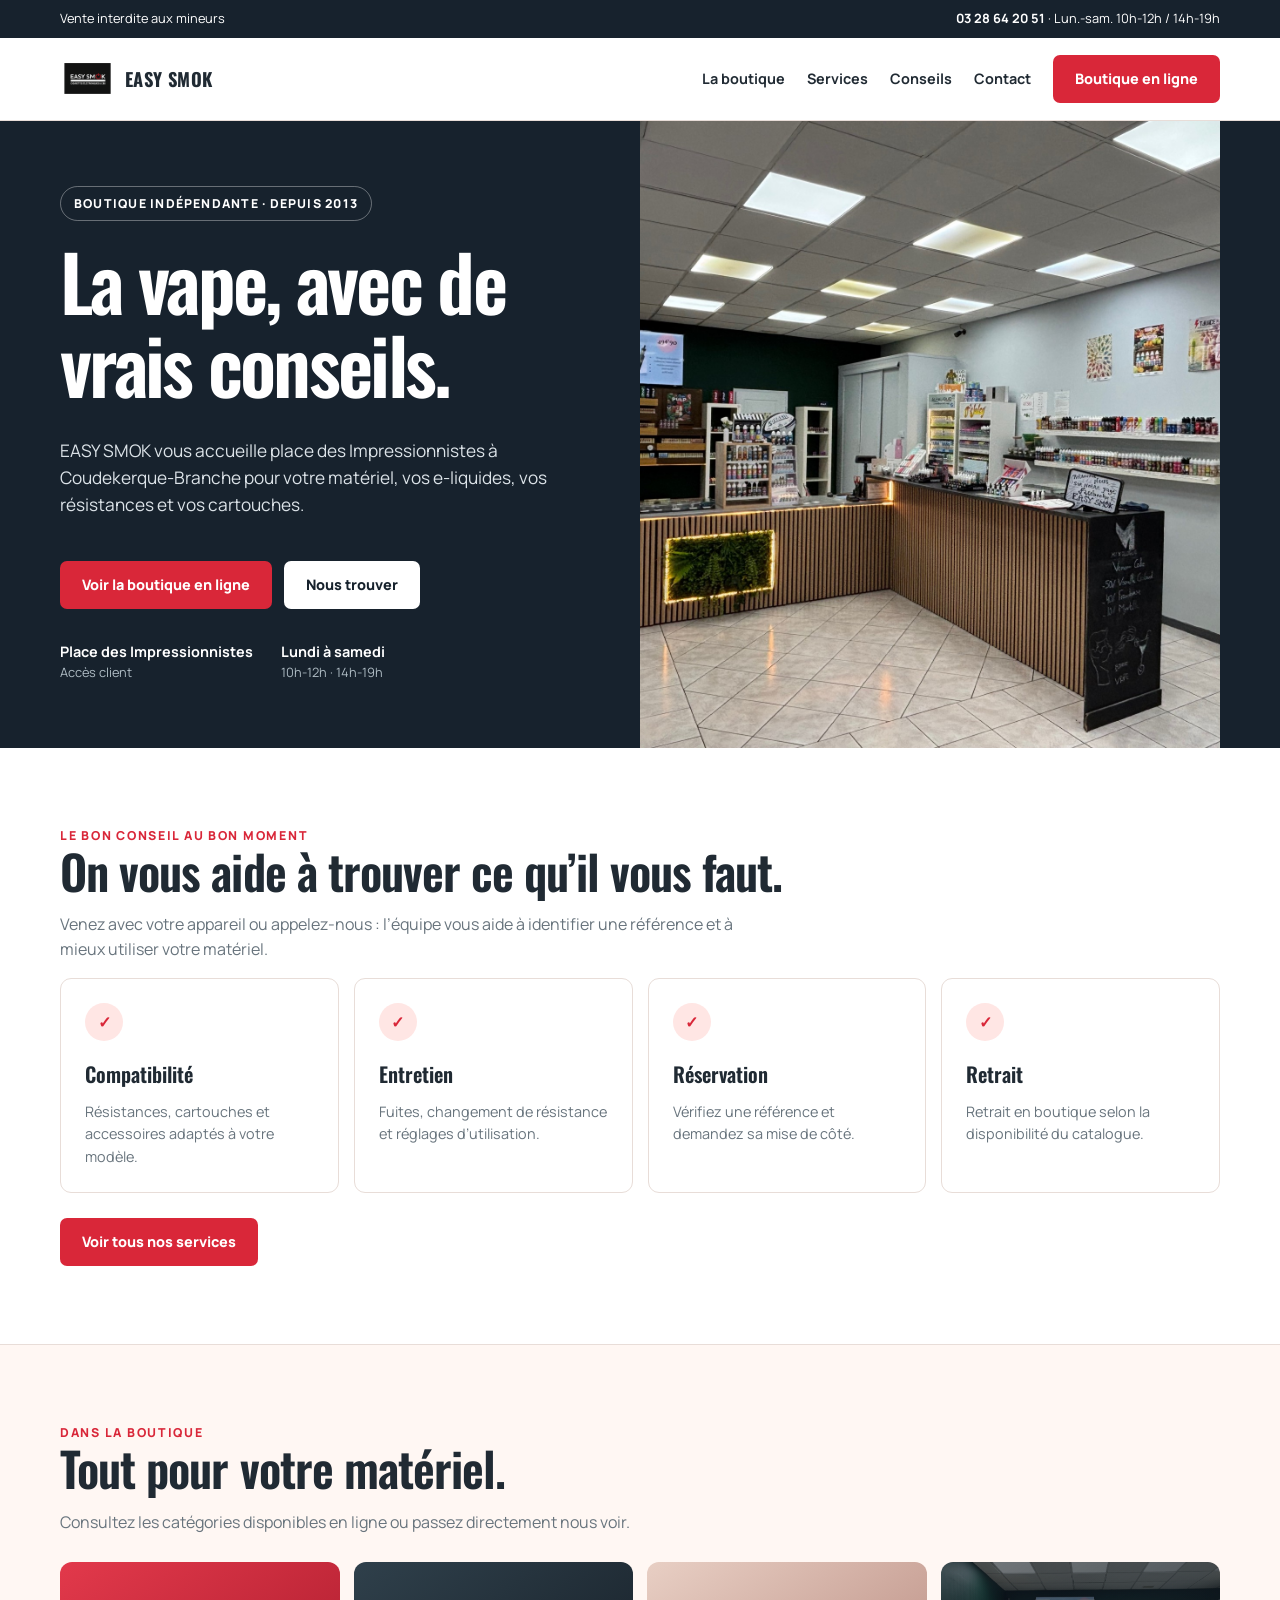
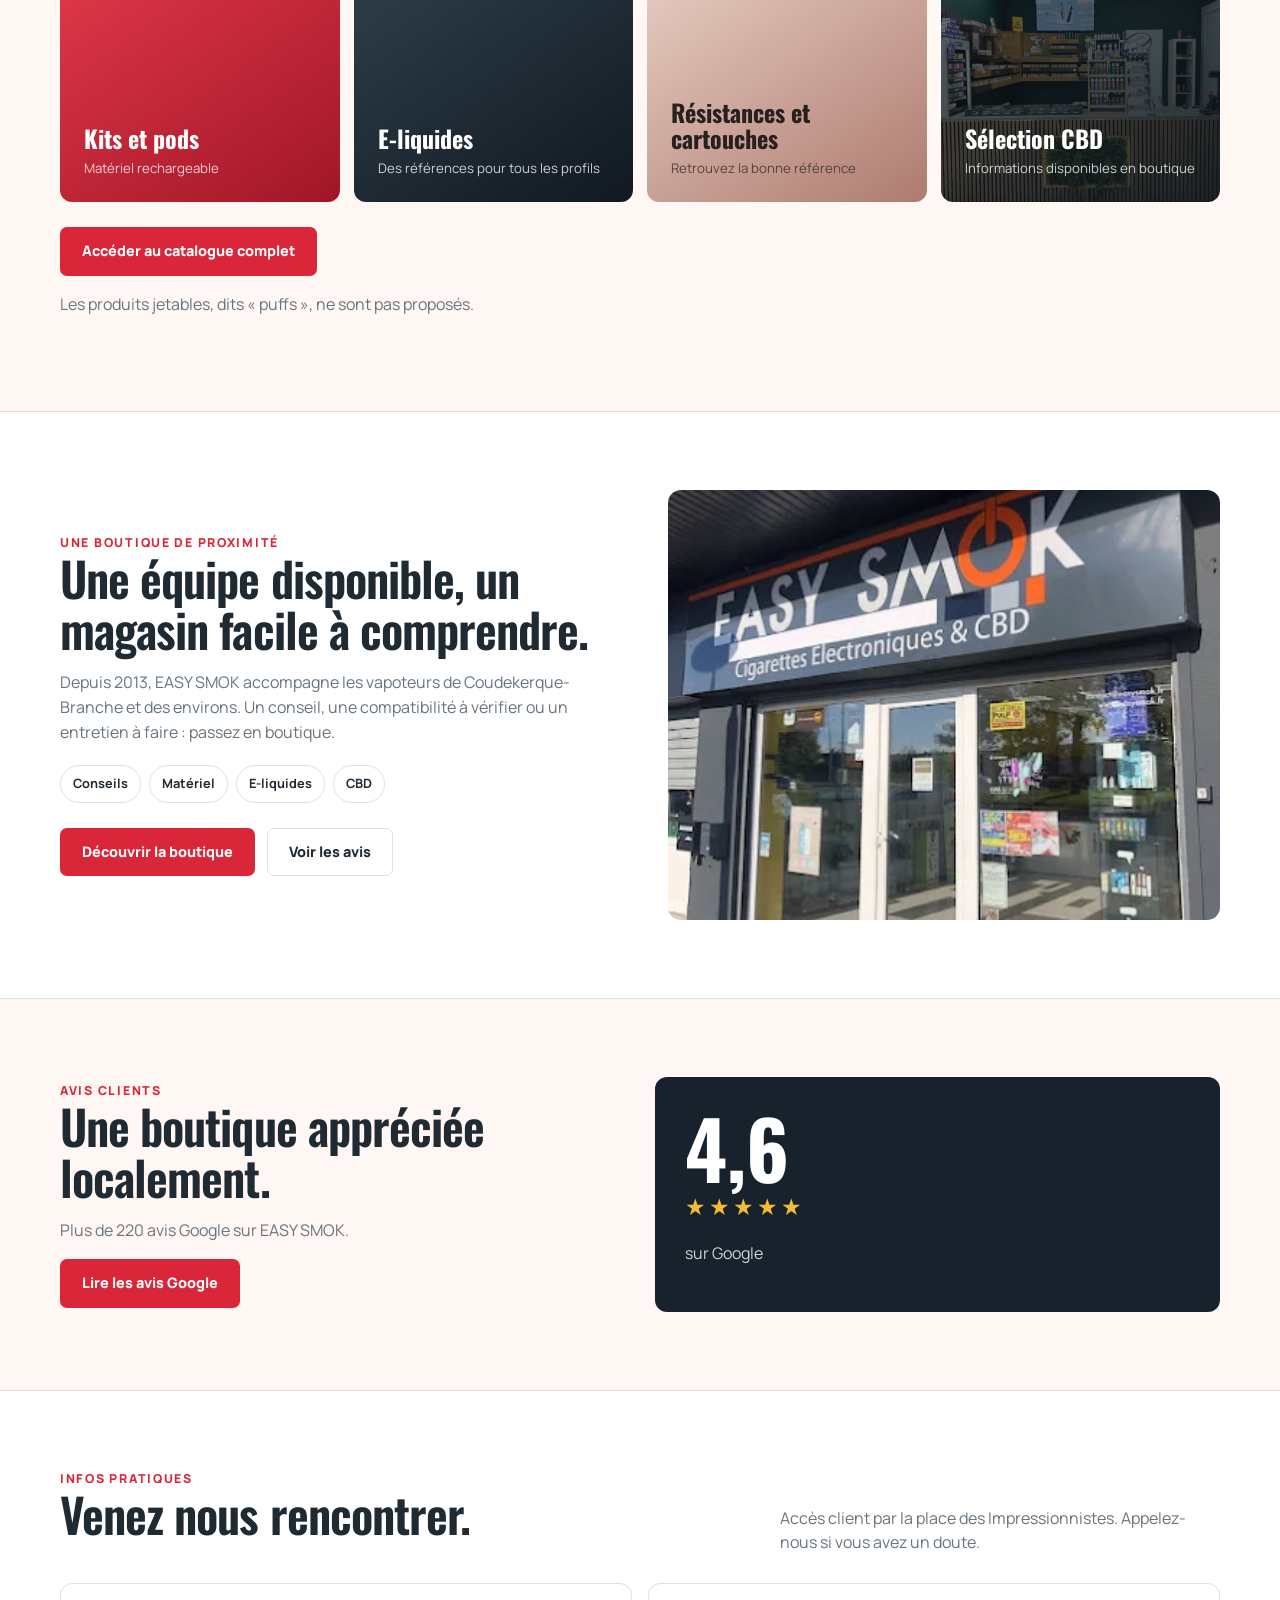
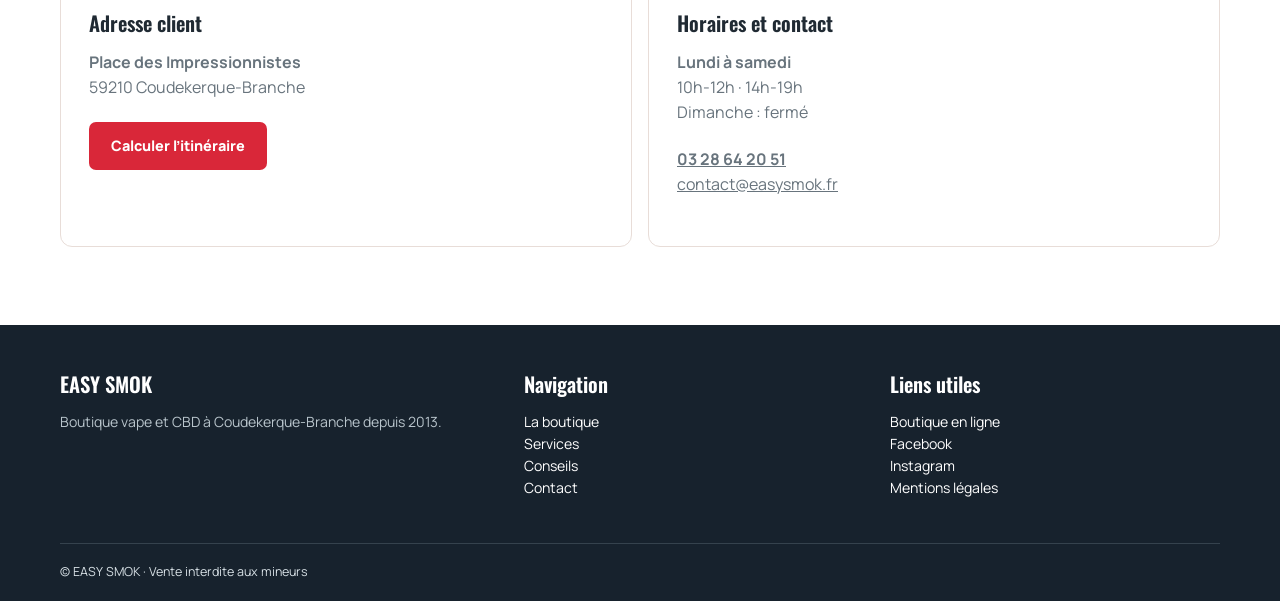
<file: index.html>
<!doctype html><html lang="fr"><head><meta charset="utf-8"><meta name="viewport" content="width=device-width, initial-scale=1"><title>EASY SMOK | Vape et CBD à Coudekerque-Branche</title><meta name="description" content="EASY SMOK, votre boutique vape et CBD à Coudekerque-Branche depuis 2013. Matériel, e-liquides, résistances, cartouches, accessoires et conseils."><link rel="canonical" href="https://www.easysmok.fr/"><link rel="stylesheet" href="/assets/site.css"><link rel="icon" href="/assets/logo_easy_smok_apple_1024_transparent.png"><meta property="og:title" content="EASY SMOK | Vape et CBD à Coudekerque-Branche"><meta property="og:description" content="Votre boutique vape place des Impressionnistes."><meta property="og:image" content="https://www.easysmok.fr/assets/photos/facade-easy-smok.jpg"><meta property="og:url" content="https://www.easysmok.fr/"><script type="application/ld+json">{"@context":"https://schema.org","@type":"Store","name":"EASY SMOK","telephone":"+33328642051","url":"https://www.easysmok.fr/","image":"https://www.easysmok.fr/assets/photos/facade-easy-smok.jpg","address":{"@type":"PostalAddress","streetAddress":"Place des Impressionnistes","addressLocality":"Coudekerque-Branche","postalCode":"59210","addressCountry":"FR"},"openingHours":["Mo-Sa 10:00-12:00","Mo-Sa 14:00-19:00"]}</script></head><body><div class="notice-bar"><div class="container"><span>Vente interdite aux mineurs</span><span><a href="tel:+33328642051">03 28 64 20 51</a> · Lun.-sam. 10h-12h / 14h-19h</span></div></div><header class="header"><div class="container navigation"><a class="brand" href="/"><img src="/assets/logo_easy_smok_apple_1024_transparent.png" alt="Logo EASY SMOK"><span class="brand-name">EASY SMOK</span></a><nav class="nav-links"><a href="/boutique.html">La boutique</a><a href="/services.html">Services</a><a href="/conseils.html">Conseils</a><a href="/contact.html">Contact</a><a class="button button-red" href="https://easysmok.eproshopping.fr/" target="_blank" rel="noopener">Boutique en ligne</a></nav><a class="button button-outline mobile-button" href="tel:+33328642051">Appeler</a></div></header><main><section class="hero"><div class="container hero-grid"><div class="hero-content"><span class="label">Boutique indépendante · Depuis 2013</span><h1>La vape, avec de vrais conseils.</h1><p>EASY SMOK vous accueille place des Impressionnistes à Coudekerque-Branche pour votre matériel, vos e-liquides, vos résistances et vos cartouches.</p><div class="button-row"><a class="button button-red" href="https://easysmok.eproshopping.fr/" target="_blank" rel="noopener">Voir la boutique en ligne</a><a class="button button-light" href="https://www.google.com/maps/search/?api=1&query=EASY%20SMOK%20Place%20des%20Impressionnistes%2059210%20Coudekerque-Branche" target="_blank" rel="noopener">Nous trouver</a></div><div class="hero-details"><div><strong>Place des Impressionnistes</strong><span>Accès client</span></div><div><strong>Lundi à samedi</strong><span>10h-12h · 14h-19h</span></div></div></div><div class="hero-image"><img src="/assets/photos/interieur-large-easy-smok.jpg" alt="Vue large de l’intérieur de la boutique EASY SMOK à Coudekerque-Branche"></div></div></section><section class="section"><div class="container"><div class="kicker">Le bon conseil au bon moment</div><h2>On vous aide à trouver ce qu’il vous faut.</h2><p class="section-lead">Venez avec votre appareil ou appelez-nous : l’équipe vous aide à identifier une référence et à mieux utiliser votre matériel.</p><div class="service-grid"><article class="service"><div class="service-icon">✓</div><h3>Compatibilité</h3><p>Résistances, cartouches et accessoires adaptés à votre modèle.</p></article><article class="service"><div class="service-icon">✓</div><h3>Entretien</h3><p>Fuites, changement de résistance et réglages d’utilisation.</p></article><article class="service"><div class="service-icon">✓</div><h3>Réservation</h3><p>Vérifiez une référence et demandez sa mise de côté.</p></article><article class="service"><div class="service-icon">✓</div><h3>Retrait</h3><p>Retrait en boutique selon la disponibilité du catalogue.</p></article></div><div class="button-row"><a class="button button-red" href="/services.html">Voir tous nos services</a></div></div></section><section class="section section-cream"><div class="container"><div class="kicker">Dans la boutique</div><h2>Tout pour votre matériel.</h2><p class="section-lead">Consultez les catégories disponibles en ligne ou passez directement nous voir.</p><div class="shop-grid"><a class="shop-card red" href="https://easysmok.eproshopping.fr/catalogue/226014-kit" target="_blank" rel="noopener"><strong>Kits et pods</strong><span>Matériel rechargeable</span></a><a class="shop-card dark" href="https://easysmok.eproshopping.fr/catalogue/225247-pulp" target="_blank" rel="noopener"><strong>E-liquides</strong><span>Des références pour tous les profils</span></a><a class="shop-card sand" href="https://easysmok.eproshopping.fr/catalogue/268162-RESISTENCES" target="_blank" rel="noopener"><strong>Résistances et cartouches</strong><span>Retrouvez la bonne référence</span></a><a class="shop-card photo" href="https://easysmok.eproshopping.fr/" target="_blank" rel="noopener"><strong>Sélection CBD</strong><span>Informations disponibles en boutique</span></a></div><div class="button-row"><a class="button button-red" href="https://easysmok.eproshopping.fr/" target="_blank" rel="noopener">Accéder au catalogue complet</a></div><p>Les produits jetables, dits « puffs », ne sont pas proposés.</p></div></section><section class="section"><div class="container photo-split"><div><div class="kicker">Une boutique de proximité</div><h2>Une équipe disponible, un magasin facile à comprendre.</h2><p>Depuis 2013, EASY SMOK accompagne les vapoteurs de Coudekerque-Branche et des environs. Un conseil, une compatibilité à vérifier ou un entretien à faire : passez en boutique.</p><div class="pill-list"><span class="pill">Conseils</span><span class="pill">Matériel</span><span class="pill">E-liquides</span><span class="pill">CBD</span></div><div class="button-row"><a class="button button-red" href="/boutique.html">Découvrir la boutique</a><a class="button button-outline" href="https://share.google/ud11v9rca5r6Lkgyx" target="_blank" rel="noopener">Voir les avis</a></div></div><img src="/assets/photos/vue-interieure-2.webp" alt="Intérieur de la boutique EASY SMOK"></div></section><section class="section section-cream"><div class="container rating"><div><div class="kicker">Avis clients</div><h2>Une boutique appréciée localement.</h2><p>Plus de 220 avis Google sur EASY SMOK.</p><a class="button button-red" href="https://share.google/ud11v9rca5r6Lkgyx" target="_blank" rel="noopener">Lire les avis Google</a></div><div class="rating-box"><strong>4,6</strong><div class="stars">★★★★★</div><p>sur Google</p></div></div></section><section class="section"><div class="container"><div class="section-heading"><div><div class="kicker">Infos pratiques</div><h2>Venez nous rencontrer.</h2></div><p>Accès client par la place des Impressionnistes. Appelez-nous si vous avez un doute.</p></div><div class="contact-grid"><div class="contact-card"><h3>Adresse client</h3><p><strong>Place des Impressionnistes</strong><br>59210 Coudekerque-Branche</p><a class="button button-red" href="https://www.google.com/maps/search/?api=1&query=EASY%20SMOK%20Place%20des%20Impressionnistes%2059210%20Coudekerque-Branche" target="_blank" rel="noopener">Calculer l’itinéraire</a></div><div class="contact-card"><h3>Horaires et contact</h3><p><strong>Lundi à samedi</strong><br>10h-12h · 14h-19h<br>Dimanche : fermé</p><p><a href="tel:+33328642051"><strong>03 28 64 20 51</strong></a><br><a href="mailto:contact@easysmok.fr">contact@easysmok.fr</a></p></div></div></div></section></main><footer class="footer"><div class="container footer-grid"><div><h3>EASY SMOK</h3><p>Boutique vape et CBD à Coudekerque-Branche depuis 2013.</p></div><div><h3>Navigation</h3><p><a href="/boutique.html">La boutique</a><br><a href="/services.html">Services</a><br><a href="/conseils.html">Conseils</a><br><a href="/contact.html">Contact</a></p></div><div><h3>Liens utiles</h3><p><a href="https://easysmok.eproshopping.fr/" target="_blank" rel="noopener">Boutique en ligne</a><br><a href="https://www.facebook.com/easysmok/" target="_blank" rel="noopener">Facebook</a><br><a href="https://www.instagram.com/easy_smok/" target="_blank" rel="noopener">Instagram</a><br><a href="/mentions-legales.html">Mentions légales</a></p></div></div><div class="container footer-bottom">© EASY SMOK · Vente interdite aux mineurs</div></footer></body></html>
</file>
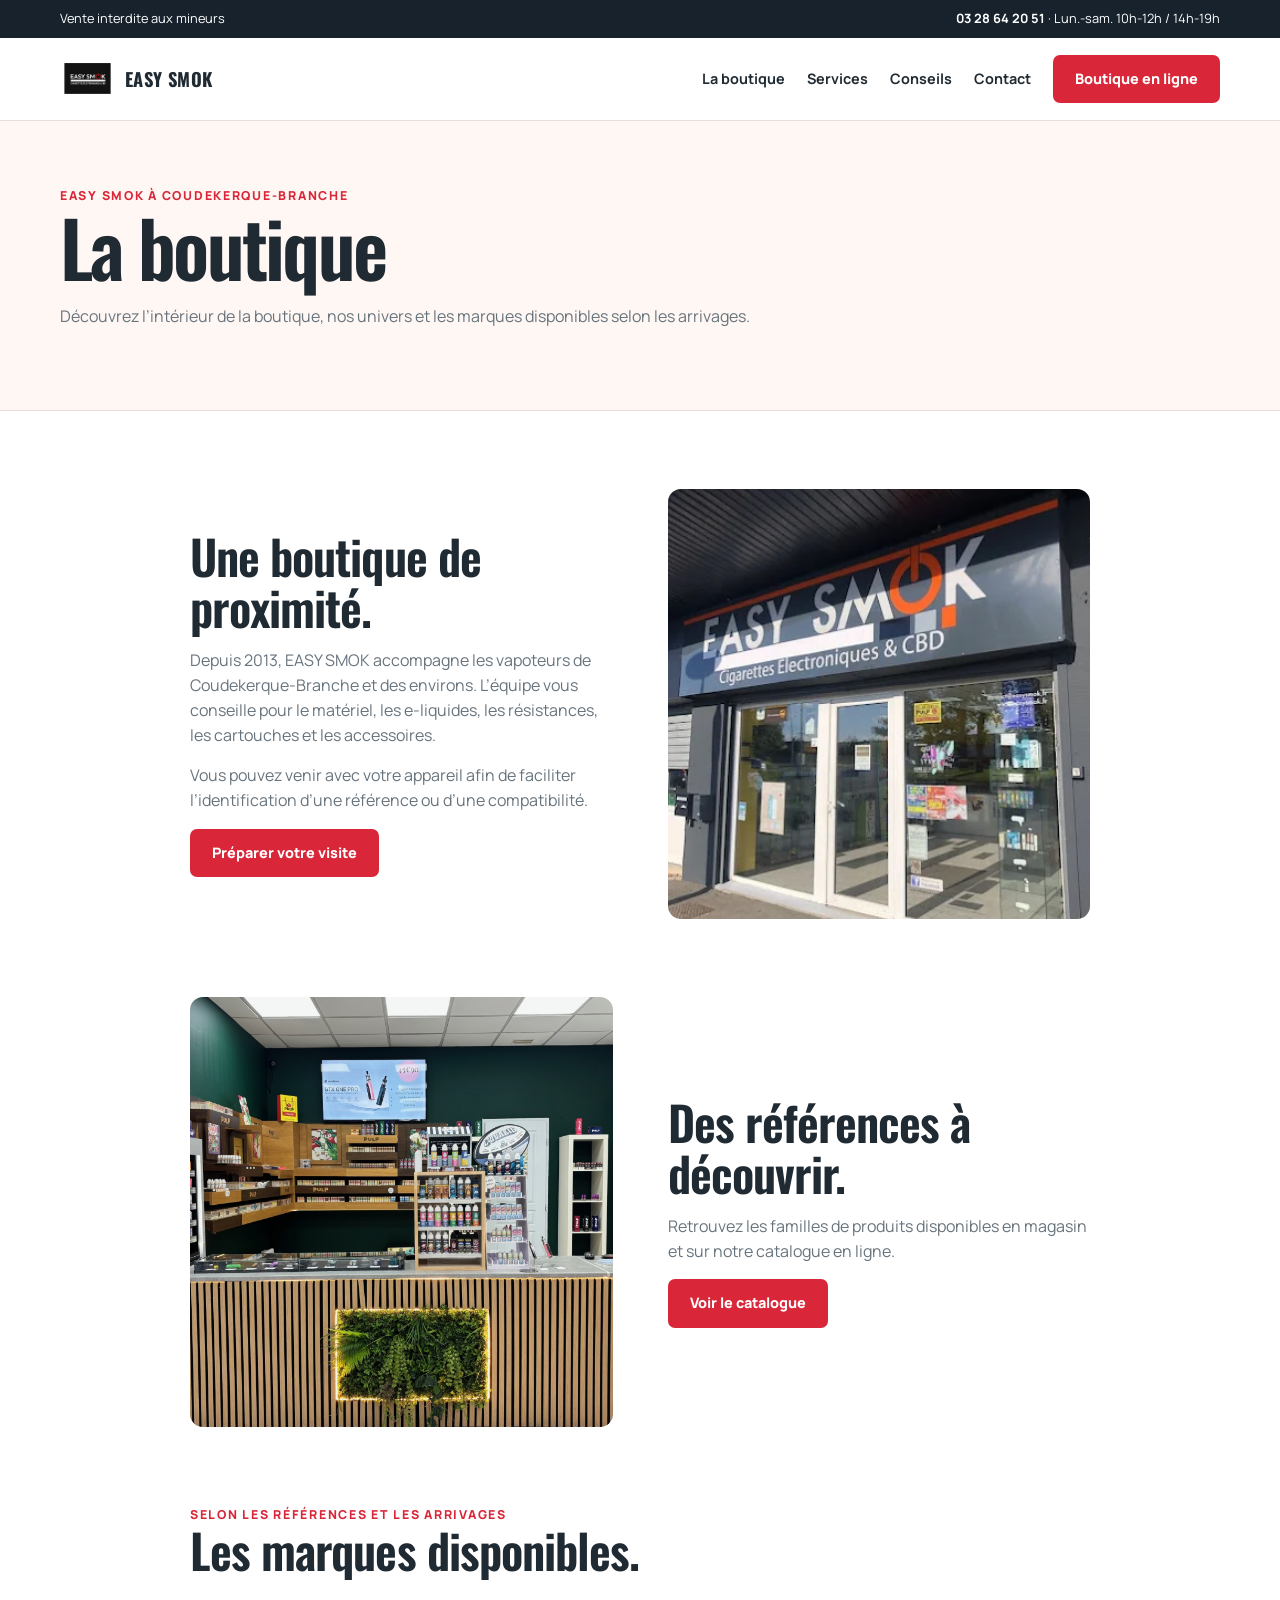
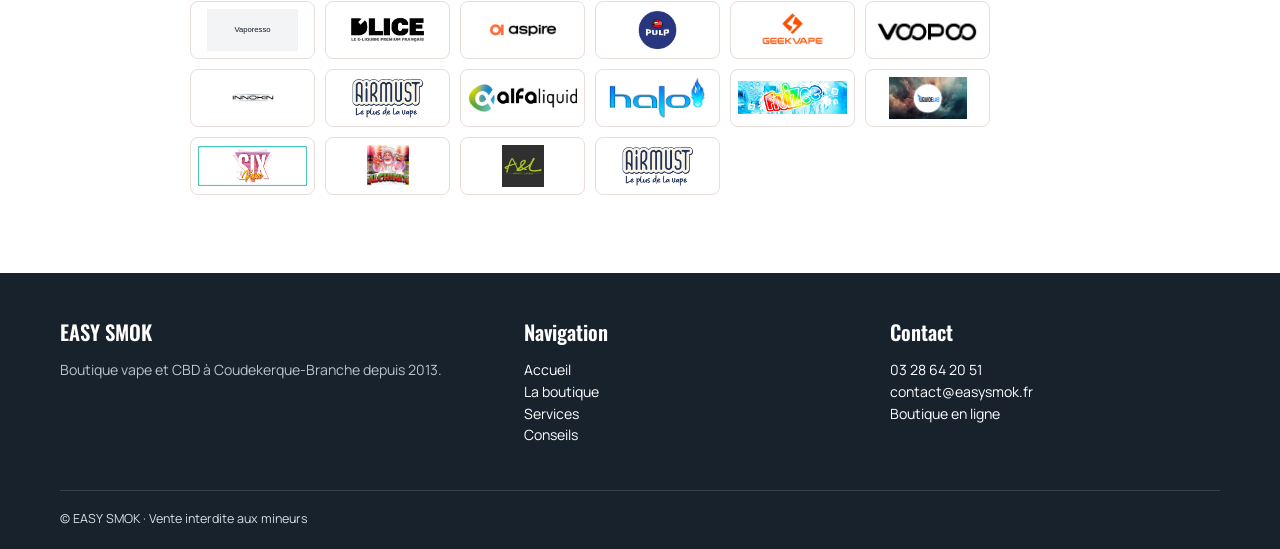
<file: boutique.html>
<!doctype html><html lang="fr"><head><meta charset="utf-8"><meta name="viewport" content="width=device-width, initial-scale=1"><title>La boutique | EASY SMOK</title><meta name="description" content="Découvrez l’intérieur de la boutique, nos univers et les marques disponibles selon les arrivages."><link rel="stylesheet" href="/assets/site.css"><link rel="icon" href="/assets/logo_easy_smok_apple_1024_transparent.png"></head><body><div class="notice-bar"><div class="container"><span>Vente interdite aux mineurs</span><span><a href="tel:+33328642051">03 28 64 20 51</a> · Lun.-sam. 10h-12h / 14h-19h</span></div></div><header class="header"><div class="container navigation"><a class="brand" href="/"><img src="/assets/logo_easy_smok_apple_1024_transparent.png" alt="Logo EASY SMOK"><span class="brand-name">EASY SMOK</span></a><nav class="nav-links"><a href="/boutique.html">La boutique</a><a href="/services.html">Services</a><a href="/conseils.html">Conseils</a><a href="/contact.html">Contact</a><a class="button button-red" href="https://easysmok.eproshopping.fr/" target="_blank" rel="noopener">Boutique en ligne</a></nav><a class="button button-outline mobile-button" href="tel:+33328642051">Appeler</a></div></header><main><section class="page-hero"><div class="container"><div class="kicker">EASY SMOK à Coudekerque-Branche</div><h1>La boutique</h1><p class="section-lead">Découvrez l’intérieur de la boutique, nos univers et les marques disponibles selon les arrivages.</p></div></section><section class="section"><div class="container page-content"><div class="photo-split"><div><h2>Une boutique de proximité.</h2><p>Depuis 2013, EASY SMOK accompagne les vapoteurs de Coudekerque-Branche et des environs. L’équipe vous conseille pour le matériel, les e-liquides, les résistances, les cartouches et les accessoires.</p><p>Vous pouvez venir avec votre appareil afin de faciliter l’identification d’une référence ou d’une compatibilité.</p><a class="button button-red" href="/contact.html">Préparer votre visite</a></div><img src="/assets/photos/vue-interieure-2.webp" alt="Intérieur de la boutique EASY SMOK"></div><div class="section"><div class="photo-split"><img src="/assets/photos/rayon-e-liquides.jpg" alt="Rayon de e-liquides dans la boutique EASY SMOK"><div><h2>Des références à découvrir.</h2><p>Retrouvez les familles de produits disponibles en magasin et sur notre catalogue en ligne.</p><a class="button button-red" href="https://easysmok.eproshopping.fr/" target="_blank" rel="noopener">Voir le catalogue</a></div></div></div><div><div class="kicker">Selon les références et les arrivages</div><h2>Les marques disponibles.</h2><div class="brand-list"><img src="/assets/brands/vaporesso.svg" alt="Vaporesso"><img src="/assets/brands-official/voopoo.jpg" alt="Voopoo"><img src="/assets/brands-official/geekvape.jpg" alt="GeekVape"><img src="/assets/brands-official/innokin.jpg" alt="Innokin"><img src="/assets/brands-official/aspire.webp" alt="Aspire"><img src="/assets/brands-official/dlice.png" alt="Dlice"><img src="/assets/brands-official/pulp.webp" alt="Pulp"><img src="/assets/brands-official/alfaliquid.png" alt="Alfaliquid"><img src="/assets/brands-official/airmust.png" alt="Airmust"><img src="/assets/brands-official/halo.jpg" alt="Halo"><img src="/assets/brands-official/fruizee.jpg" alt="Fruizee"><img src="/assets/brands-official/liquidlab.webp" alt="LiquidLab"><img src="/assets/brands-official/six.jpg" alt="SIX"><img src="/assets/brands-official/alchimix.gif" alt="Alchimix"><img src="/assets/brands-official/arome-et-liquide.webp" alt="Arômes et Liquides"><img src="/assets/brands-official/vape-of-legends.png" alt="Vape or Legends"></div></div></div></section></main><footer class="footer"><div class="container footer-grid"><div><h3>EASY SMOK</h3><p>Boutique vape et CBD à Coudekerque-Branche depuis 2013.</p></div><div><h3>Navigation</h3><p><a href="/">Accueil</a><br><a href="/boutique.html">La boutique</a><br><a href="/services.html">Services</a><br><a href="/conseils.html">Conseils</a></p></div><div><h3>Contact</h3><p><a href="tel:+33328642051">03 28 64 20 51</a><br><a href="mailto:contact@easysmok.fr">contact@easysmok.fr</a><br><a href="https://easysmok.eproshopping.fr/" target="_blank" rel="noopener">Boutique en ligne</a></p></div></div><div class="container footer-bottom">© EASY SMOK · Vente interdite aux mineurs</div></footer></body></html>
</file>
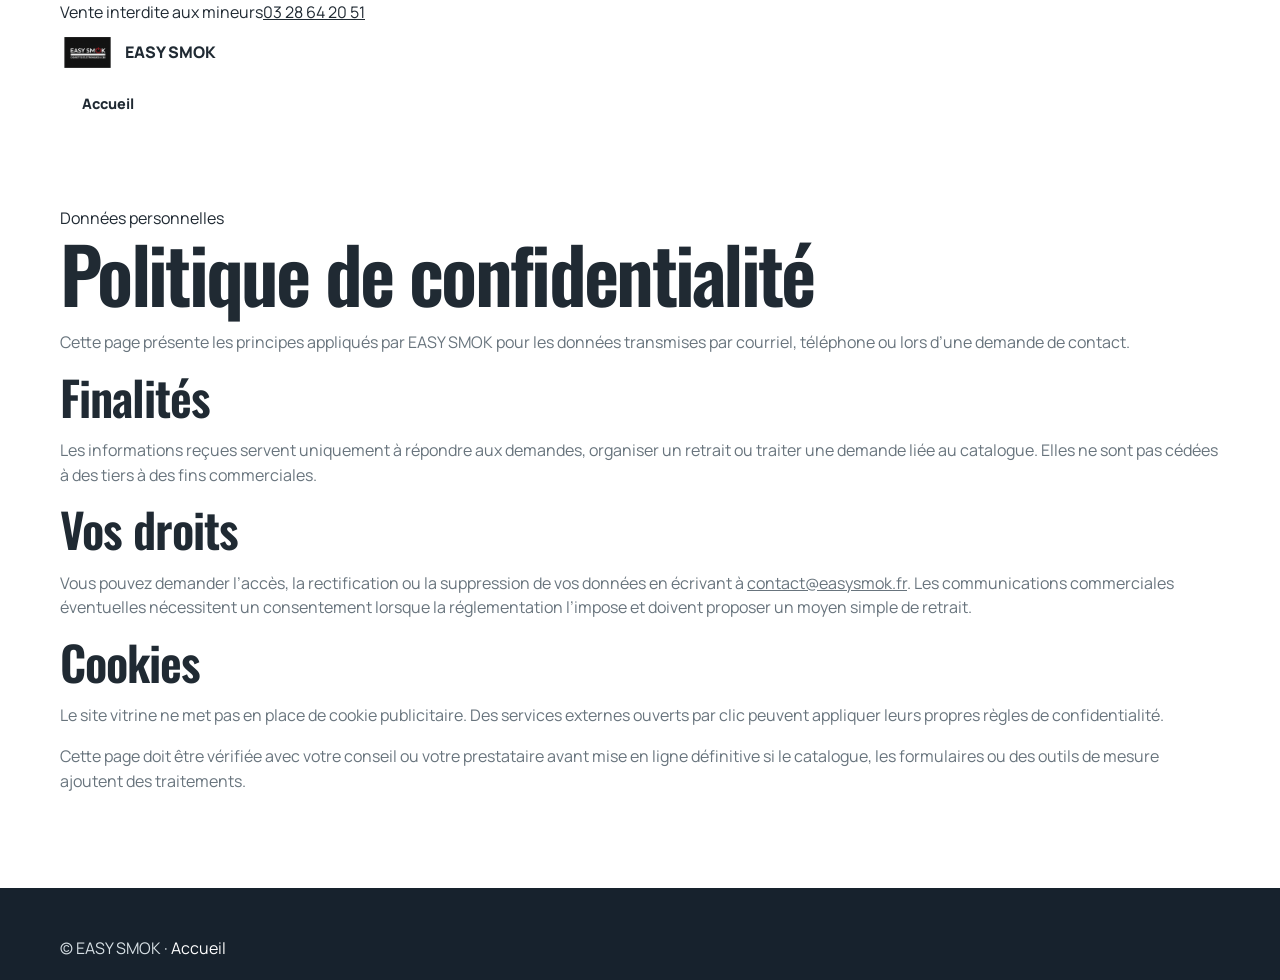
<file: confidentialite.html>
<!doctype html><html lang="fr"><head><meta charset="utf-8"><meta name="viewport" content="width=device-width, initial-scale=1"><title>Confidentialité | EASY SMOK</title><meta name="robots" content="index,follow"><link rel="stylesheet" href="/assets/site.css"></head><body><div class="topbar"><div class="container"><span>Vente interdite aux mineurs</span><span><a href="tel:+33328642051">03 28 64 20 51</a></span></div></div><header class="site-header"><div class="container nav"><a class="brand" href="/"><img src="/assets/logo_easy_smok_apple_1024_transparent.png" alt="Logo EASY SMOK"><span>EASY SMOK</span></a><a class="button secondary" href="/">Accueil</a></div></header><main class="container section"><div class="eyebrow">Données personnelles</div><h1>Politique de confidentialité</h1><div class="card"><p>Cette page présente les principes appliqués par EASY SMOK pour les données transmises par courriel, téléphone ou lors d’une demande de contact.</p><h2>Finalités</h2><p>Les informations reçues servent uniquement à répondre aux demandes, organiser un retrait ou traiter une demande liée au catalogue. Elles ne sont pas cédées à des tiers à des fins commerciales.</p><h2>Vos droits</h2><p>Vous pouvez demander l’accès, la rectification ou la suppression de vos données en écrivant à <a href="mailto:contact@easysmok.fr">contact@easysmok.fr</a>. Les communications commerciales éventuelles nécessitent un consentement lorsque la réglementation l’impose et doivent proposer un moyen simple de retrait.</p><h2>Cookies</h2><p>Le site vitrine ne met pas en place de cookie publicitaire. Des services externes ouverts par clic peuvent appliquer leurs propres règles de confidentialité.</p><p class="notice">Cette page doit être vérifiée avec votre conseil ou votre prestataire avant mise en ligne définitive si le catalogue, les formulaires ou des outils de mesure ajoutent des traitements.</p></div></main><footer class="footer"><div class="container">© EASY SMOK · <a href="/">Accueil</a></div></footer></body></html>
</file>
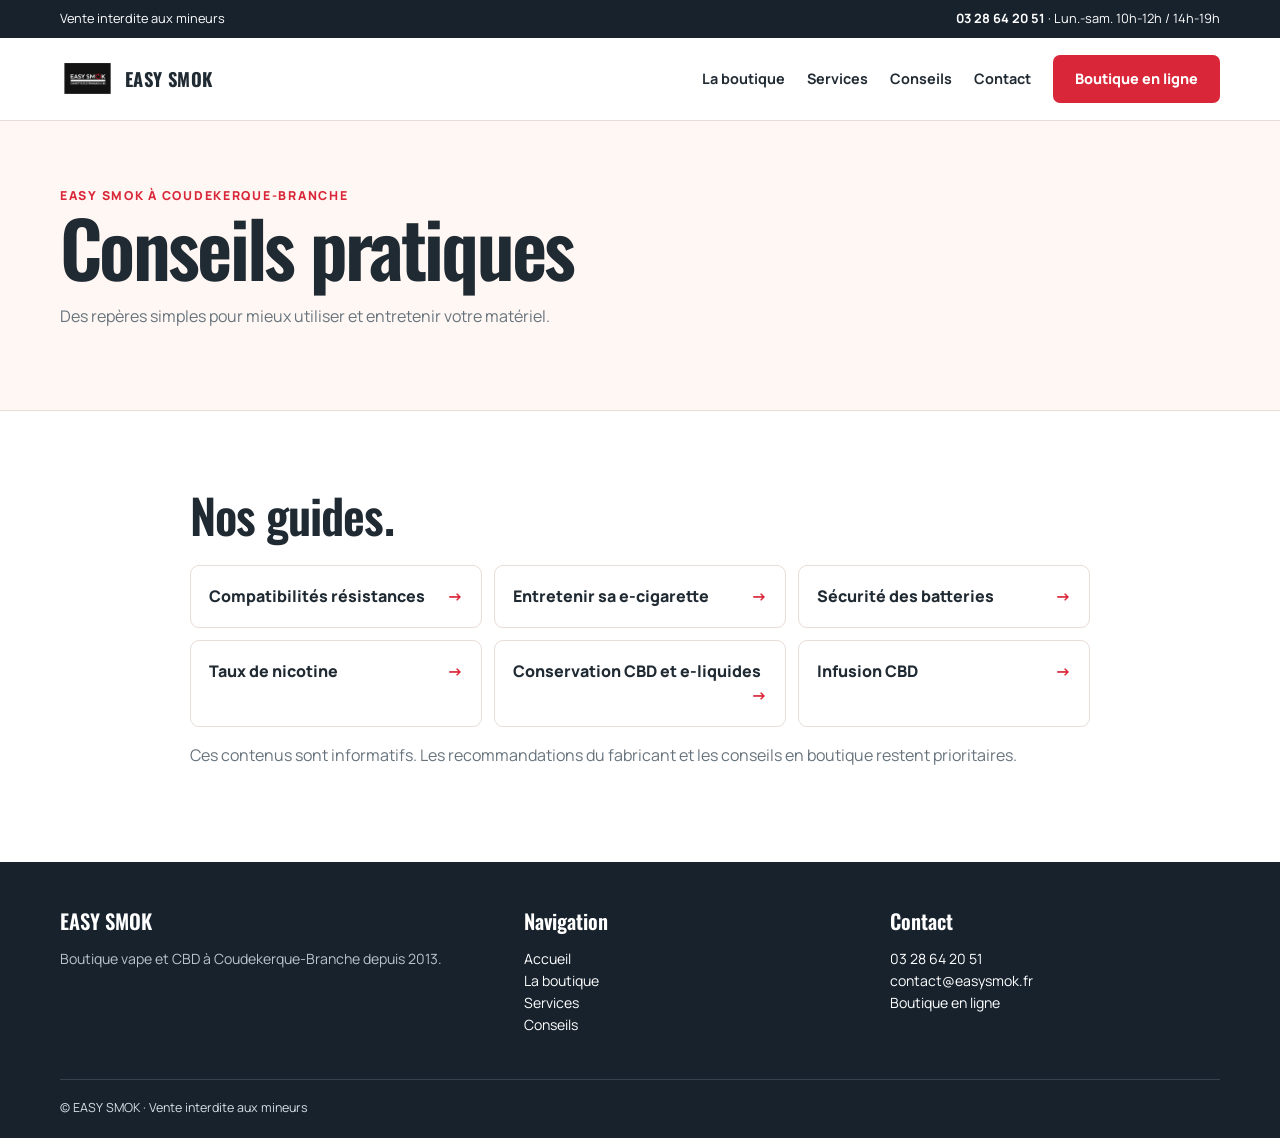
<file: conseils.html>
<!doctype html><html lang="fr"><head><meta charset="utf-8"><meta name="viewport" content="width=device-width, initial-scale=1"><title>Conseils pratiques | EASY SMOK</title><meta name="description" content="Des repères simples pour mieux utiliser et entretenir votre matériel."><link rel="stylesheet" href="/assets/site.css"><link rel="icon" href="/assets/logo_easy_smok_apple_1024_transparent.png"></head><body><div class="notice-bar"><div class="container"><span>Vente interdite aux mineurs</span><span><a href="tel:+33328642051">03 28 64 20 51</a> · Lun.-sam. 10h-12h / 14h-19h</span></div></div><header class="header"><div class="container navigation"><a class="brand" href="/"><img src="/assets/logo_easy_smok_apple_1024_transparent.png" alt="Logo EASY SMOK"><span class="brand-name">EASY SMOK</span></a><nav class="nav-links"><a href="/boutique.html">La boutique</a><a href="/services.html">Services</a><a href="/conseils.html">Conseils</a><a href="/contact.html">Contact</a><a class="button button-red" href="https://easysmok.eproshopping.fr/" target="_blank" rel="noopener">Boutique en ligne</a></nav><a class="button button-outline mobile-button" href="tel:+33328642051">Appeler</a></div></header><main><section class="page-hero"><div class="container"><div class="kicker">EASY SMOK à Coudekerque-Branche</div><h1>Conseils pratiques</h1><p class="section-lead">Des repères simples pour mieux utiliser et entretenir votre matériel.</p></div></section><section class="section"><div class="container page-content"><h2>Nos guides.</h2><div class="guide-grid"><a class="guide-link" href="/guides/compatibilites-resistances.html">Compatibilités résistances <span>→</span></a><a class="guide-link" href="/guides/entretien-ecig.html">Entretenir sa e-cigarette <span>→</span></a><a class="guide-link" href="/guides/securite-batteries.html">Sécurité des batteries <span>→</span></a><a class="guide-link" href="/guides/taux-nicotine.html">Taux de nicotine <span>→</span></a><a class="guide-link" href="/guides/conservation-cbd.html">Conservation CBD et e-liquides <span>→</span></a><a class="guide-link" href="/guides/infusion-cbd.html">Infusion CBD <span>→</span></a></div><p>Ces contenus sont informatifs. Les recommandations du fabricant et les conseils en boutique restent prioritaires.</p></div></section></main><footer class="footer"><div class="container footer-grid"><div><h3>EASY SMOK</h3><p>Boutique vape et CBD à Coudekerque-Branche depuis 2013.</p></div><div><h3>Navigation</h3><p><a href="/">Accueil</a><br><a href="/boutique.html">La boutique</a><br><a href="/services.html">Services</a><br><a href="/conseils.html">Conseils</a></p></div><div><h3>Contact</h3><p><a href="tel:+33328642051">03 28 64 20 51</a><br><a href="mailto:contact@easysmok.fr">contact@easysmok.fr</a><br><a href="https://easysmok.eproshopping.fr/" target="_blank" rel="noopener">Boutique en ligne</a></p></div></div><div class="container footer-bottom">© EASY SMOK · Vente interdite aux mineurs</div></footer></body></html>
</file>
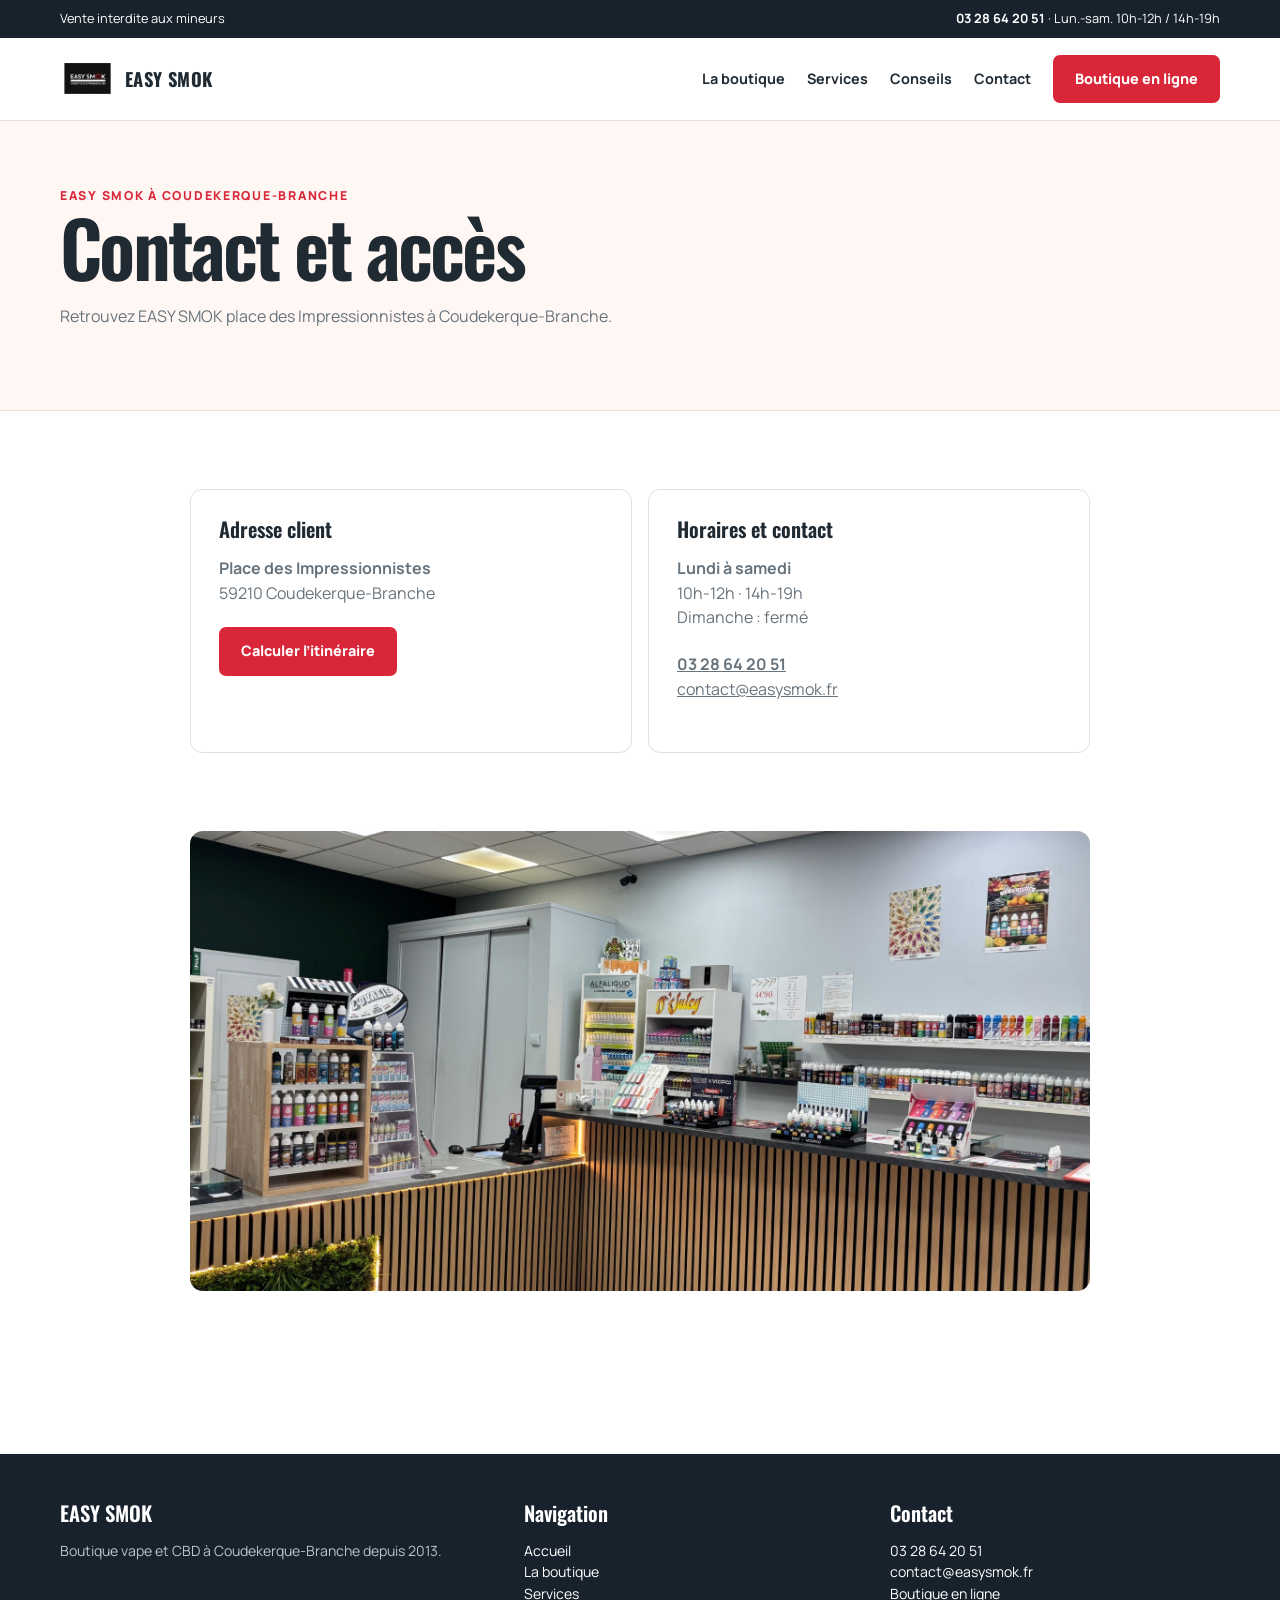
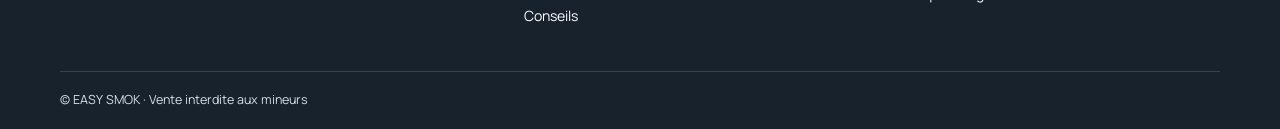
<file: contact.html>
<!doctype html><html lang="fr"><head><meta charset="utf-8"><meta name="viewport" content="width=device-width, initial-scale=1"><title>Contact et accès | EASY SMOK</title><meta name="description" content="Retrouvez EASY SMOK place des Impressionnistes à Coudekerque-Branche."><link rel="stylesheet" href="/assets/site.css"><link rel="icon" href="/assets/logo_easy_smok_apple_1024_transparent.png"></head><body><div class="notice-bar"><div class="container"><span>Vente interdite aux mineurs</span><span><a href="tel:+33328642051">03 28 64 20 51</a> · Lun.-sam. 10h-12h / 14h-19h</span></div></div><header class="header"><div class="container navigation"><a class="brand" href="/"><img src="/assets/logo_easy_smok_apple_1024_transparent.png" alt="Logo EASY SMOK"><span class="brand-name">EASY SMOK</span></a><nav class="nav-links"><a href="/boutique.html">La boutique</a><a href="/services.html">Services</a><a href="/conseils.html">Conseils</a><a href="/contact.html">Contact</a><a class="button button-red" href="https://easysmok.eproshopping.fr/" target="_blank" rel="noopener">Boutique en ligne</a></nav><a class="button button-outline mobile-button" href="tel:+33328642051">Appeler</a></div></header><main><section class="page-hero"><div class="container"><div class="kicker">EASY SMOK à Coudekerque-Branche</div><h1>Contact et accès</h1><p class="section-lead">Retrouvez EASY SMOK place des Impressionnistes à Coudekerque-Branche.</p></div></section><section class="section"><div class="container page-content"><div class="contact-grid"><div class="contact-card"><h3>Adresse client</h3><p><strong>Place des Impressionnistes</strong><br>59210 Coudekerque-Branche</p><a class="button button-red" href="https://www.google.com/maps/search/?api=1&query=EASY%20SMOK%20Place%20des%20Impressionnistes%2059210%20Coudekerque-Branche" target="_blank" rel="noopener">Calculer l’itinéraire</a></div><div class="contact-card"><h3>Horaires et contact</h3><p><strong>Lundi à samedi</strong><br>10h-12h · 14h-19h<br>Dimanche : fermé</p><p><a href="tel:+33328642051"><strong>03 28 64 20 51</strong></a><br><a href="mailto:contact@easysmok.fr">contact@easysmok.fr</a></p></div></div><div class="section"><img class="photo" src="/assets/photos/facade-easy-smok.jpg" alt="Façade de la boutique EASY SMOK"></div></div></section></main><footer class="footer"><div class="container footer-grid"><div><h3>EASY SMOK</h3><p>Boutique vape et CBD à Coudekerque-Branche depuis 2013.</p></div><div><h3>Navigation</h3><p><a href="/">Accueil</a><br><a href="/boutique.html">La boutique</a><br><a href="/services.html">Services</a><br><a href="/conseils.html">Conseils</a></p></div><div><h3>Contact</h3><p><a href="tel:+33328642051">03 28 64 20 51</a><br><a href="mailto:contact@easysmok.fr">contact@easysmok.fr</a><br><a href="https://easysmok.eproshopping.fr/" target="_blank" rel="noopener">Boutique en ligne</a></p></div></div><div class="container footer-bottom">© EASY SMOK · Vente interdite aux mineurs</div></footer></body></html>
</file>
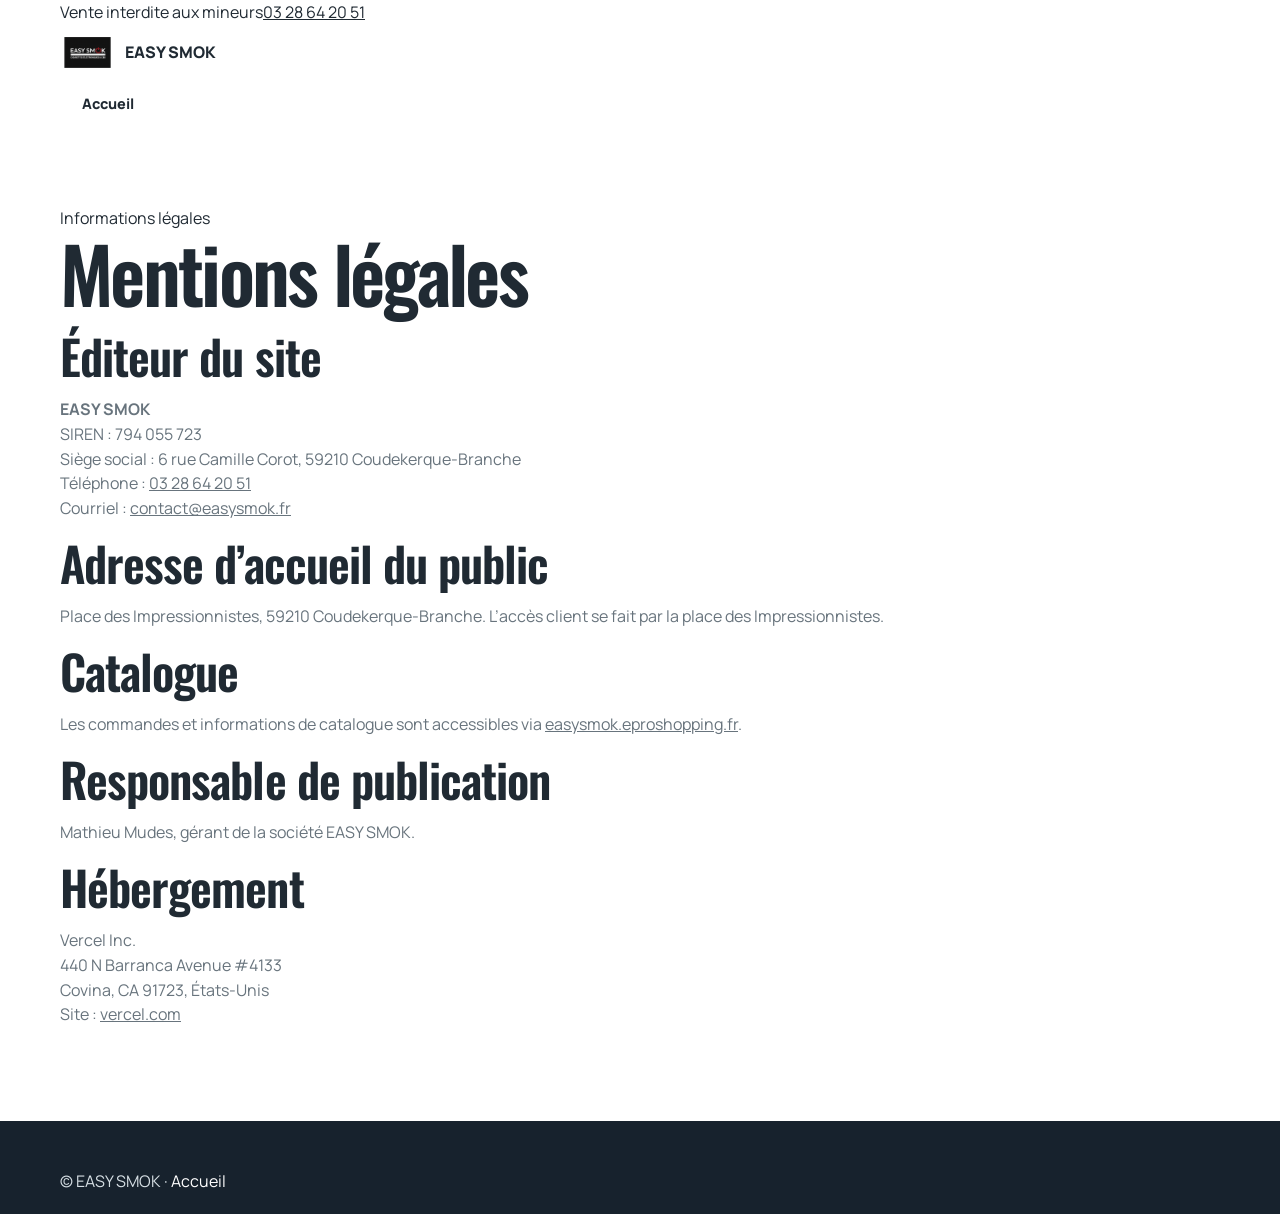
<file: mentions-legales.html>
<!doctype html><html lang="fr"><head><meta charset="utf-8"><meta name="viewport" content="width=device-width, initial-scale=1"><title>Mentions légales | EASY SMOK</title><meta name="robots" content="index,follow"><link rel="stylesheet" href="/assets/site.css"></head><body><div class="topbar"><div class="container"><span>Vente interdite aux mineurs</span><span><a href="tel:+33328642051">03 28 64 20 51</a></span></div></div><header class="site-header"><div class="container nav"><a class="brand" href="/"><img src="/assets/logo_easy_smok_apple_1024_transparent.png" alt="Logo EASY SMOK"><span>EASY SMOK</span></a><a class="button secondary" href="/">Accueil</a></div></header><main class="container section"><div class="eyebrow">Informations légales</div><h1>Mentions légales</h1><div class="card"><h2>Éditeur du site</h2><p><strong>EASY SMOK</strong><br>SIREN : 794 055 723<br>Siège social : 6 rue Camille Corot, 59210 Coudekerque-Branche<br>Téléphone : <a href="tel:+33328642051">03 28 64 20 51</a><br>Courriel : <a href="mailto:contact@easysmok.fr">contact@easysmok.fr</a></p><h2>Adresse d’accueil du public</h2><p>Place des Impressionnistes, 59210 Coudekerque-Branche. L’accès client se fait par la place des Impressionnistes.</p><h2>Catalogue</h2><p>Les commandes et informations de catalogue sont accessibles via <a href="https://easysmok.eproshopping.fr/" target="_blank" rel="noopener">easysmok.eproshopping.fr</a>.</p><h2>Responsable de publication</h2><p>Mathieu Mudes, gérant de la société EASY SMOK.</p><h2>Hébergement</h2><p>Vercel Inc.<br>440 N Barranca Avenue #4133<br>Covina, CA 91723, États-Unis<br>Site : <a href="https://vercel.com/" target="_blank" rel="noopener">vercel.com</a></p></div></main><footer class="footer"><div class="container">© EASY SMOK · <a href="/">Accueil</a></div></footer></body></html>
</file>
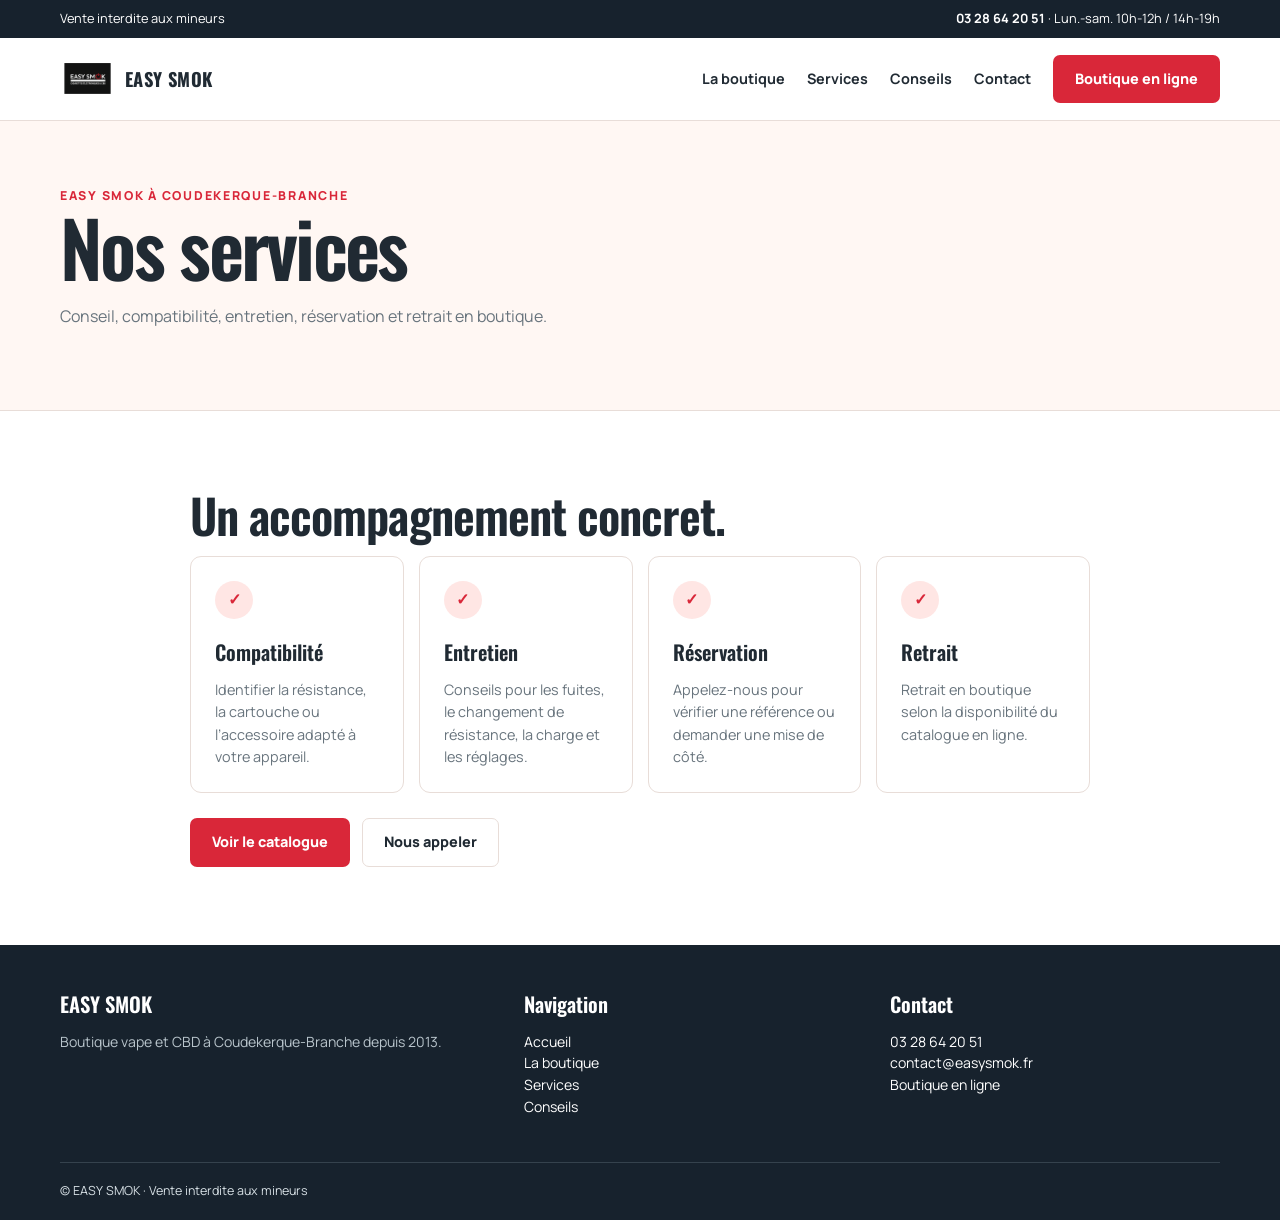
<file: services.html>
<!doctype html><html lang="fr"><head><meta charset="utf-8"><meta name="viewport" content="width=device-width, initial-scale=1"><title>Nos services | EASY SMOK</title><meta name="description" content="Conseil, compatibilité, entretien, réservation et retrait en boutique."><link rel="stylesheet" href="/assets/site.css"><link rel="icon" href="/assets/logo_easy_smok_apple_1024_transparent.png"></head><body><div class="notice-bar"><div class="container"><span>Vente interdite aux mineurs</span><span><a href="tel:+33328642051">03 28 64 20 51</a> · Lun.-sam. 10h-12h / 14h-19h</span></div></div><header class="header"><div class="container navigation"><a class="brand" href="/"><img src="/assets/logo_easy_smok_apple_1024_transparent.png" alt="Logo EASY SMOK"><span class="brand-name">EASY SMOK</span></a><nav class="nav-links"><a href="/boutique.html">La boutique</a><a href="/services.html">Services</a><a href="/conseils.html">Conseils</a><a href="/contact.html">Contact</a><a class="button button-red" href="https://easysmok.eproshopping.fr/" target="_blank" rel="noopener">Boutique en ligne</a></nav><a class="button button-outline mobile-button" href="tel:+33328642051">Appeler</a></div></header><main><section class="page-hero"><div class="container"><div class="kicker">EASY SMOK à Coudekerque-Branche</div><h1>Nos services</h1><p class="section-lead">Conseil, compatibilité, entretien, réservation et retrait en boutique.</p></div></section><section class="section"><div class="container page-content"><h2>Un accompagnement concret.</h2><div class="service-grid"><article class="service"><div class="service-icon">✓</div><h3>Compatibilité</h3><p>Identifier la résistance, la cartouche ou l’accessoire adapté à votre appareil.</p></article><article class="service"><div class="service-icon">✓</div><h3>Entretien</h3><p>Conseils pour les fuites, le changement de résistance, la charge et les réglages.</p></article><article class="service"><div class="service-icon">✓</div><h3>Réservation</h3><p>Appelez-nous pour vérifier une référence ou demander une mise de côté.</p></article><article class="service"><div class="service-icon">✓</div><h3>Retrait</h3><p>Retrait en boutique selon la disponibilité du catalogue en ligne.</p></article></div><div class="button-row"><a class="button button-red" href="https://easysmok.eproshopping.fr/" target="_blank" rel="noopener">Voir le catalogue</a><a class="button button-outline" href="tel:+33328642051">Nous appeler</a></div></div></section></main><footer class="footer"><div class="container footer-grid"><div><h3>EASY SMOK</h3><p>Boutique vape et CBD à Coudekerque-Branche depuis 2013.</p></div><div><h3>Navigation</h3><p><a href="/">Accueil</a><br><a href="/boutique.html">La boutique</a><br><a href="/services.html">Services</a><br><a href="/conseils.html">Conseils</a></p></div><div><h3>Contact</h3><p><a href="tel:+33328642051">03 28 64 20 51</a><br><a href="mailto:contact@easysmok.fr">contact@easysmok.fr</a><br><a href="https://easysmok.eproshopping.fr/" target="_blank" rel="noopener">Boutique en ligne</a></p></div></div><div class="container footer-bottom">© EASY SMOK · Vente interdite aux mineurs</div></footer></body></html>
</file>
<file: assets/site.css>
@import url('https://fonts.googleapis.com/css2?family=Manrope:wght@400;500;600;700;800&family=Oswald:wght@500;600;700&display=swap');
:root{--red:#d92739;--red-dark:#a91829;--navy:#17222d;--text:#202a33;--muted:#68747d;--cream:#fff7f3;--line:#e8ddd8;--white:#fff}*{box-sizing:border-box}html{scroll-behavior:smooth}body{margin:0;color:var(--text);font-family:Manrope,Arial,sans-serif;line-height:1.55;background:#fff}h1,h2,h3{font-family:Oswald,Arial,sans-serif;font-weight:600;line-height:1.08;margin:0 0 16px}h1{font-size:clamp(2.8rem,6vw,5.7rem);letter-spacing:-.035em}h2{font-size:clamp(2rem,3.7vw,3.2rem);letter-spacing:-.02em}h3{font-size:1.28rem}p{color:var(--muted)}a{color:inherit}.container{width:min(1160px,calc(100% - 36px));margin:0 auto}.notice-bar{background:var(--navy);color:#fff;font-size:.8rem}.notice-bar .container{display:flex;justify-content:space-between;gap:15px;padding:9px 0}.notice-bar a{color:#fff;text-decoration:none;font-weight:700}.header{position:sticky;top:0;z-index:20;background:#fff;border-bottom:1px solid var(--line)}.navigation{height:82px;display:flex;align-items:center;justify-content:space-between;gap:24px}.brand{display:flex;align-items:center;gap:10px;font-weight:800;text-decoration:none}.brand img{width:55px;height:55px;object-fit:contain}.brand-name{font-family:Oswald;font-size:1.15rem;letter-spacing:.02em}.nav-links{display:flex;align-items:center;gap:22px;font-size:.9rem;font-weight:700}.nav-links a{text-decoration:none}.nav-links a:hover{color:var(--red)}.button{display:inline-flex;align-items:center;justify-content:center;min-height:48px;padding:12px 21px;border-radius:7px;text-decoration:none;font-weight:800;font-size:.9rem;border:1px solid transparent}.button-red{background:var(--red);color:#fff}.button-red:hover{background:var(--red-dark)}.button-light{background:#fff;color:var(--navy)}.button-outline{border-color:var(--line);background:#fff}.button-outline:hover{border-color:var(--red);color:var(--red)}.mobile-button{display:none}.hero{background:var(--navy);color:#fff}.hero-grid{display:grid;grid-template-columns:1fr 1fr;min-height:610px}.hero-content{display:flex;flex-direction:column;justify-content:center;padding:65px 48px 65px 0}.hero h1{max-width:650px}.hero p{color:#dce3e8;font-size:1.08rem;max-width:580px}.label{display:inline-block;width:max-content;margin-bottom:18px;padding:7px 13px;border:1px solid rgba(255,255,255,.35);border-radius:999px;color:#fff;font-size:.77rem;font-weight:800;text-transform:uppercase;letter-spacing:.1em}.button-row{display:flex;flex-wrap:wrap;gap:12px;margin-top:25px}.hero-details{display:flex;flex-wrap:wrap;gap:28px;margin-top:32px}.hero-details strong,.hero-details span{display:block}.hero-details strong{font-size:.9rem}.hero-details span{color:#aebbc3;font-size:.8rem}.hero-image img{display:block;width:100%;height:100%;min-height:610px;object-fit:cover}.section{padding:78px 0}.section-cream{background:var(--cream);border-block:1px solid var(--line)}.kicker{color:var(--red);font-size:.77rem;font-weight:800;text-transform:uppercase;letter-spacing:.14em}.section-lead{max-width:700px}.section-heading{display:flex;justify-content:space-between;align-items:end;gap:35px;margin-bottom:28px}.section-heading>p{max-width:440px;margin:0}.service-grid{display:grid;grid-template-columns:repeat(4,1fr);gap:15px}.service{padding:24px;border:1px solid var(--line);border-radius:11px;background:#fff}.service p{font-size:.9rem;margin-bottom:0}.service-icon{width:38px;height:38px;margin-bottom:22px;border-radius:50%;background:#ffe6e4;color:var(--red);display:grid;place-items:center;font-weight:800}.shop-grid{display:grid;grid-template-columns:repeat(4,1fr);gap:14px;margin-top:28px}.shop-card{min-height:240px;padding:24px;border-radius:12px;display:flex;flex-direction:column;justify-content:end;color:#fff;text-decoration:none;background:#26343e}.shop-card strong{font-family:Oswald;font-size:1.5rem;line-height:1.05}.shop-card span{margin-top:7px;color:rgba(255,255,255,.78);font-size:.83rem}.shop-card.red{background:linear-gradient(145deg,#e2394b,#a01627)}.shop-card.dark{background:linear-gradient(145deg,#2f404b,#111820)}.shop-card.sand{color:#28201e;background:linear-gradient(145deg,#e8cfc4,#ae7b70)}.shop-card.sand span{color:#59423d}.shop-card.photo{background:linear-gradient(145deg,rgba(16,24,30,.55),rgba(16,24,30,.9)),url('/assets/photos/rayon-e-liquides.jpg') center/cover}.photo-split{display:grid;grid-template-columns:1fr 1fr;gap:55px;align-items:center}.photo-split img{display:block;width:100%;height:430px;border-radius:13px;object-fit:cover}.pill-list{display:flex;flex-wrap:wrap;gap:8px;margin-top:20px}.pill{padding:8px 12px;border:1px solid var(--line);border-radius:999px;font-size:.8rem;font-weight:700;background:#fff}.rating{display:grid;grid-template-columns:1fr 1fr;gap:30px;align-items:center}.rating-box{padding:30px;border-radius:12px;background:var(--navy);color:#fff}.rating-box strong{font-family:Oswald;font-size:5rem;line-height:1}.rating-box p{color:#cbd4da}.stars{color:#f3bd32;font-size:1.45rem;letter-spacing:3px}.contact-grid{display:grid;grid-template-columns:1fr 1fr;gap:16px}.contact-card{padding:28px;border:1px solid var(--line);border-radius:12px;background:#fff}.contact-card p{margin-bottom:22px}.brand-list{display:flex;flex-wrap:wrap;gap:10px;margin-top:26px}.brand-list img{width:125px;height:58px;object-fit:contain;padding:7px;border:1px solid var(--line);border-radius:8px;background:#fff}.footer{padding:48px 0 20px;background:var(--navy);color:#d6dfe4}.footer-grid{display:grid;grid-template-columns:1.3fr 1fr 1fr;gap:35px}.footer h3{color:#fff}.footer p{color:#b8c4cb;font-size:.88rem}.footer a{color:#fff;text-decoration:none}.footer-bottom{margin-top:30px;padding-top:18px;border-top:1px solid #35424d;font-size:.78rem}.page-hero{padding:65px 0;background:var(--cream);border-bottom:1px solid var(--line)}.page-content{max-width:900px}.page-content .photo{width:100%;max-height:460px;object-fit:cover;border-radius:13px}.guide-grid{display:grid;grid-template-columns:repeat(3,1fr);gap:12px;margin-top:25px}.guide-link{padding:18px;border:1px solid var(--line);border-radius:9px;text-decoration:none;font-weight:800;background:#fff}.guide-link span{float:right;color:var(--red)}@media(max-width:850px){.nav-links{display:none}.mobile-button{display:inline-flex}.hero-grid,.photo-split{grid-template-columns:1fr}.hero-content{padding:55px 0}.hero-image img{min-height:350px}.service-grid,.shop-grid{grid-template-columns:1fr 1fr}.section-heading{display:block}.section-heading>p{margin-top:12px}.rating,.contact-grid,.footer-grid{grid-template-columns:1fr 1fr}}@media(max-width:540px){.container{width:calc(100% - 28px)}.notice-bar .container{display:block;text-align:center}.notice-bar span{display:block}.navigation{height:70px}.brand img{width:45px;height:45px}.hero-content{padding:45px 0}.hero-image img{min-height:260px}.hero h1{font-size:3.25rem}.button-row .button{width:100%}.hero-details{gap:14px}.section{padding:52px 0}.service-grid,.shop-grid,.rating,.contact-grid,.guide-grid,.footer-grid{grid-template-columns:1fr}.photo-split img{height:280px}.brand-list img{width:105px;height:52px}}
</file>
